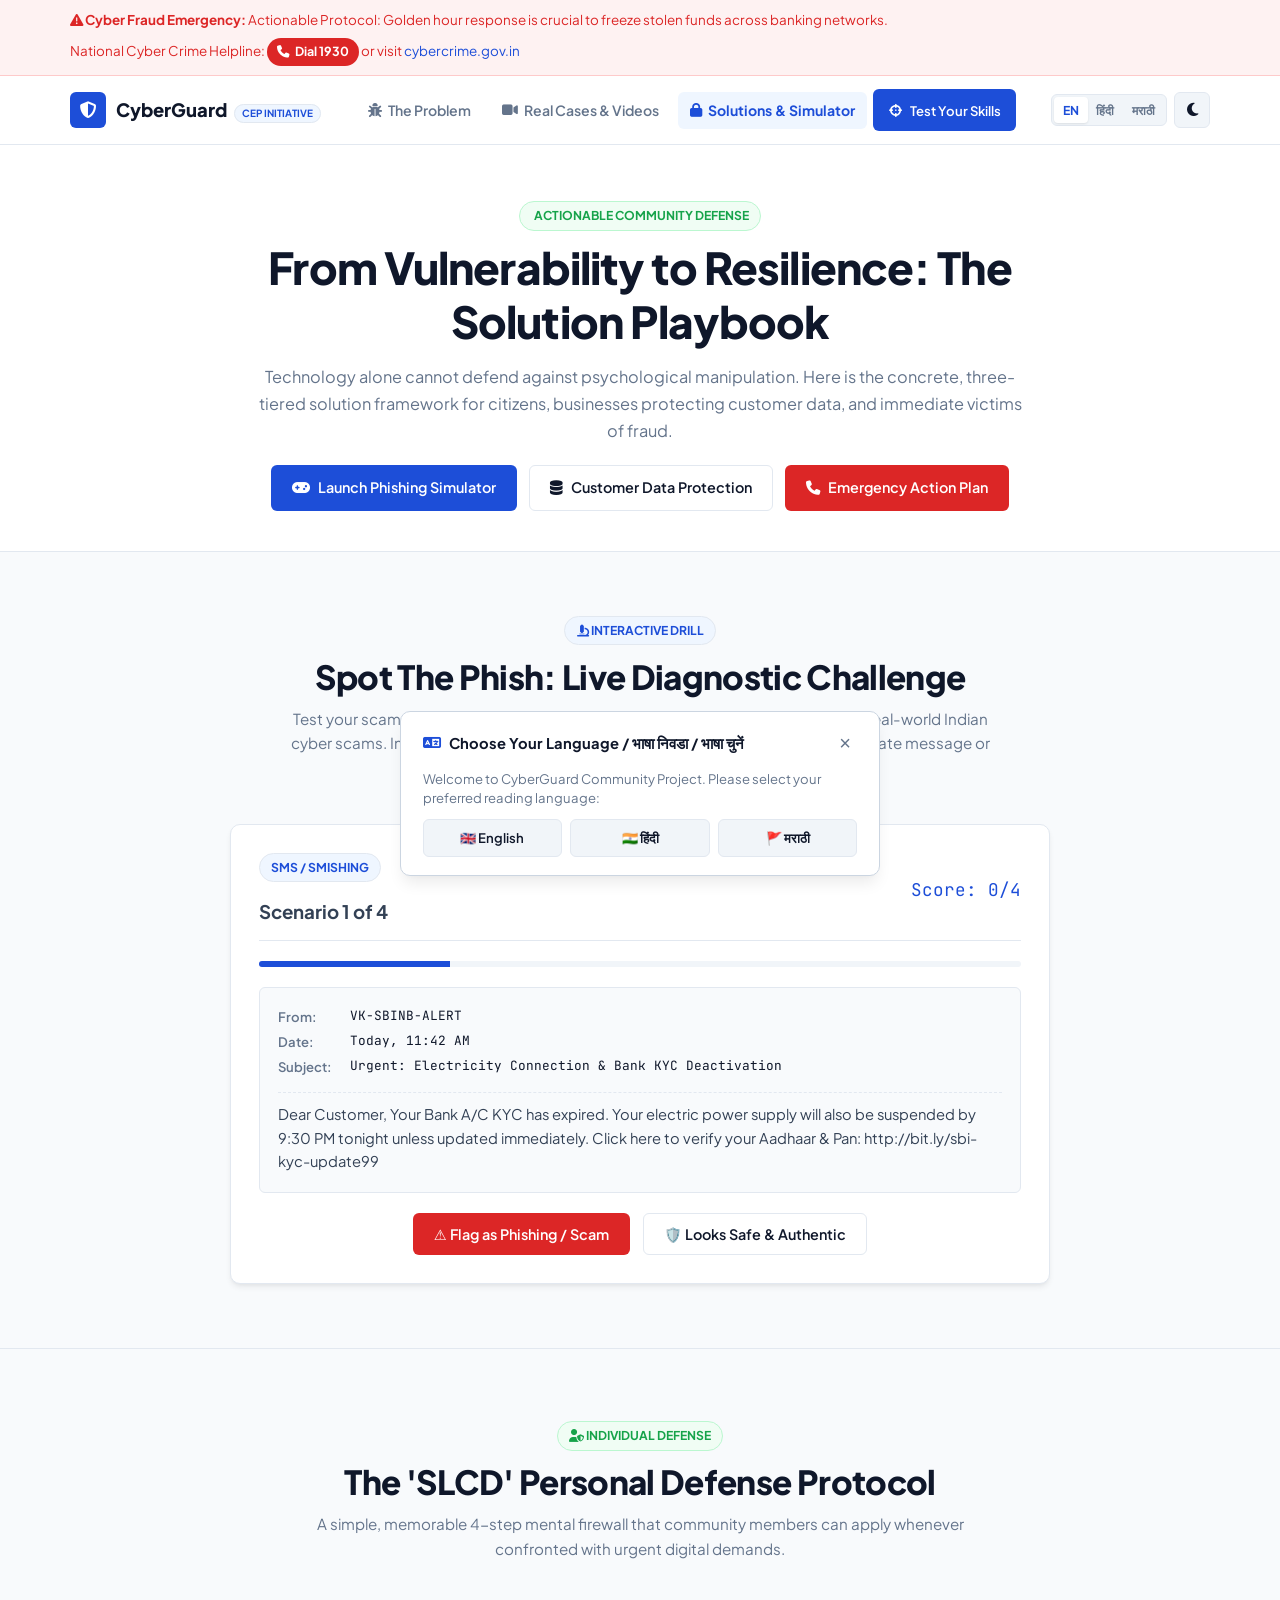
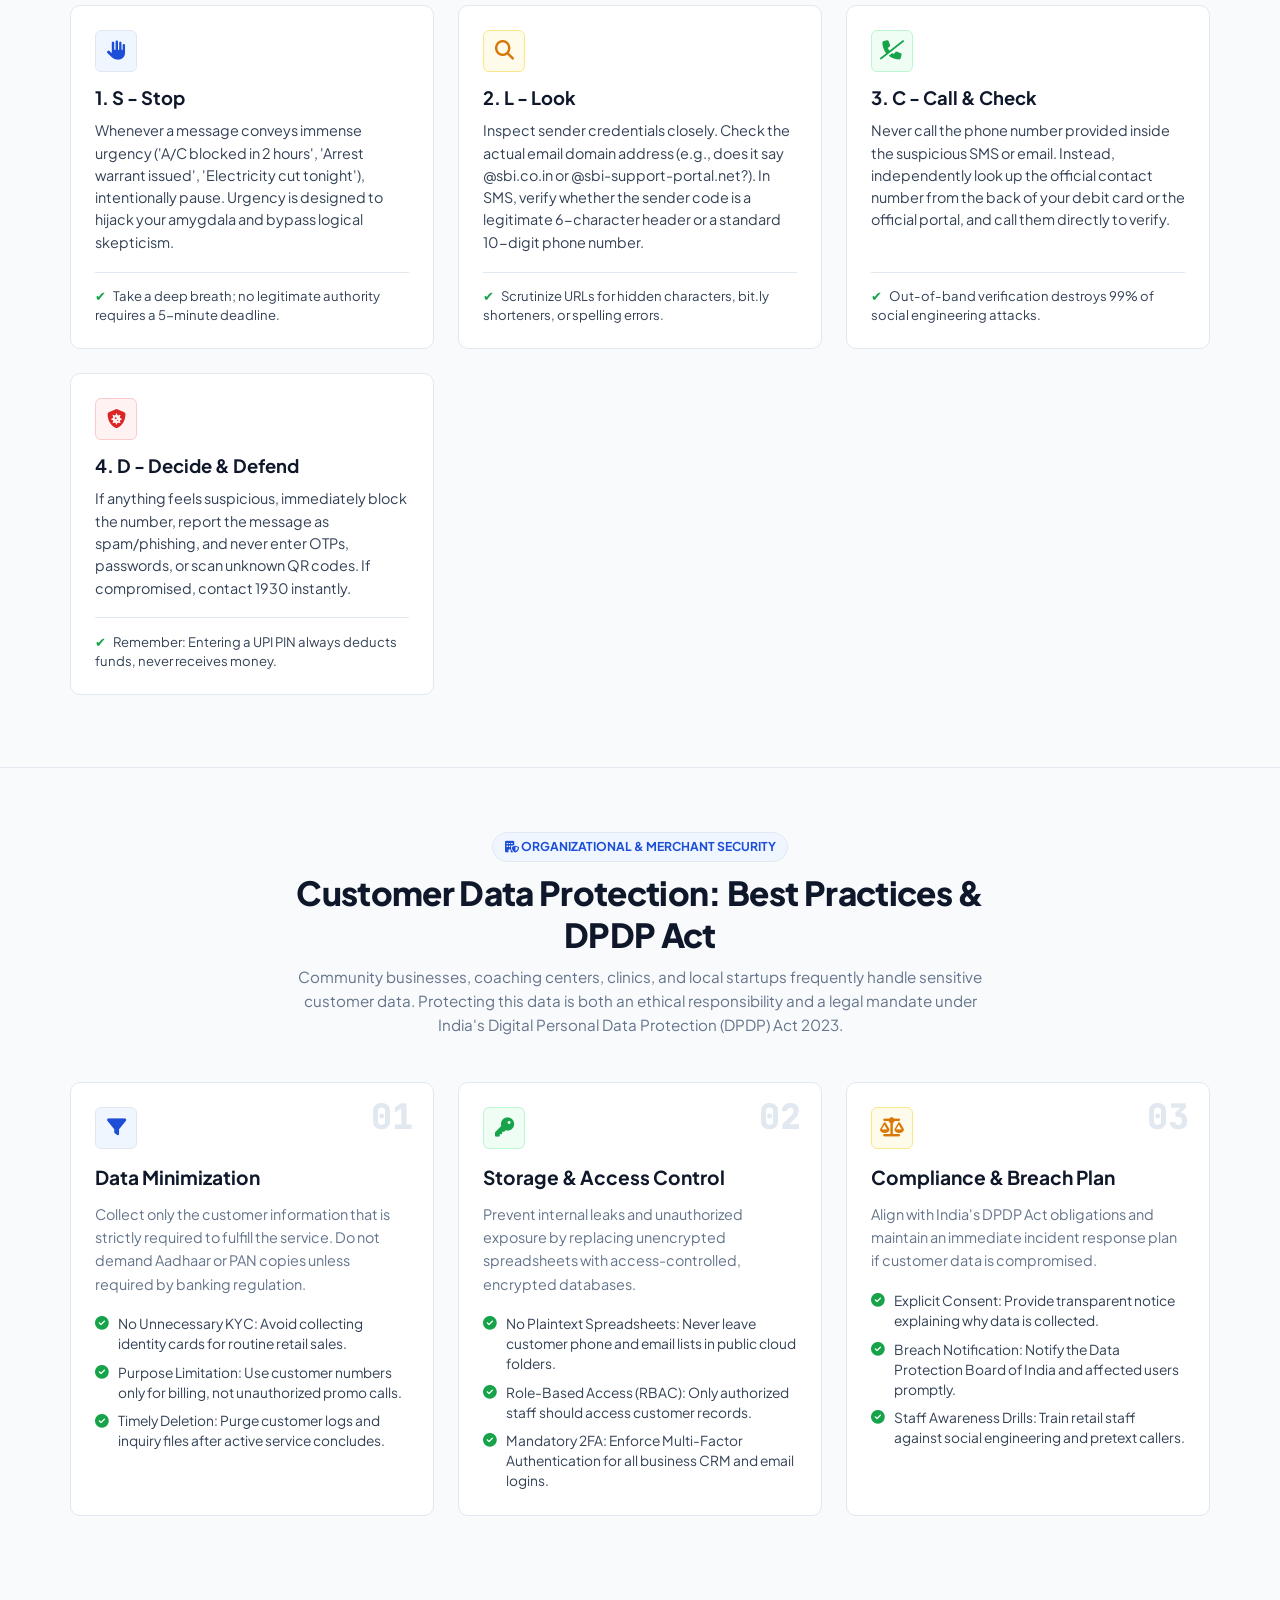
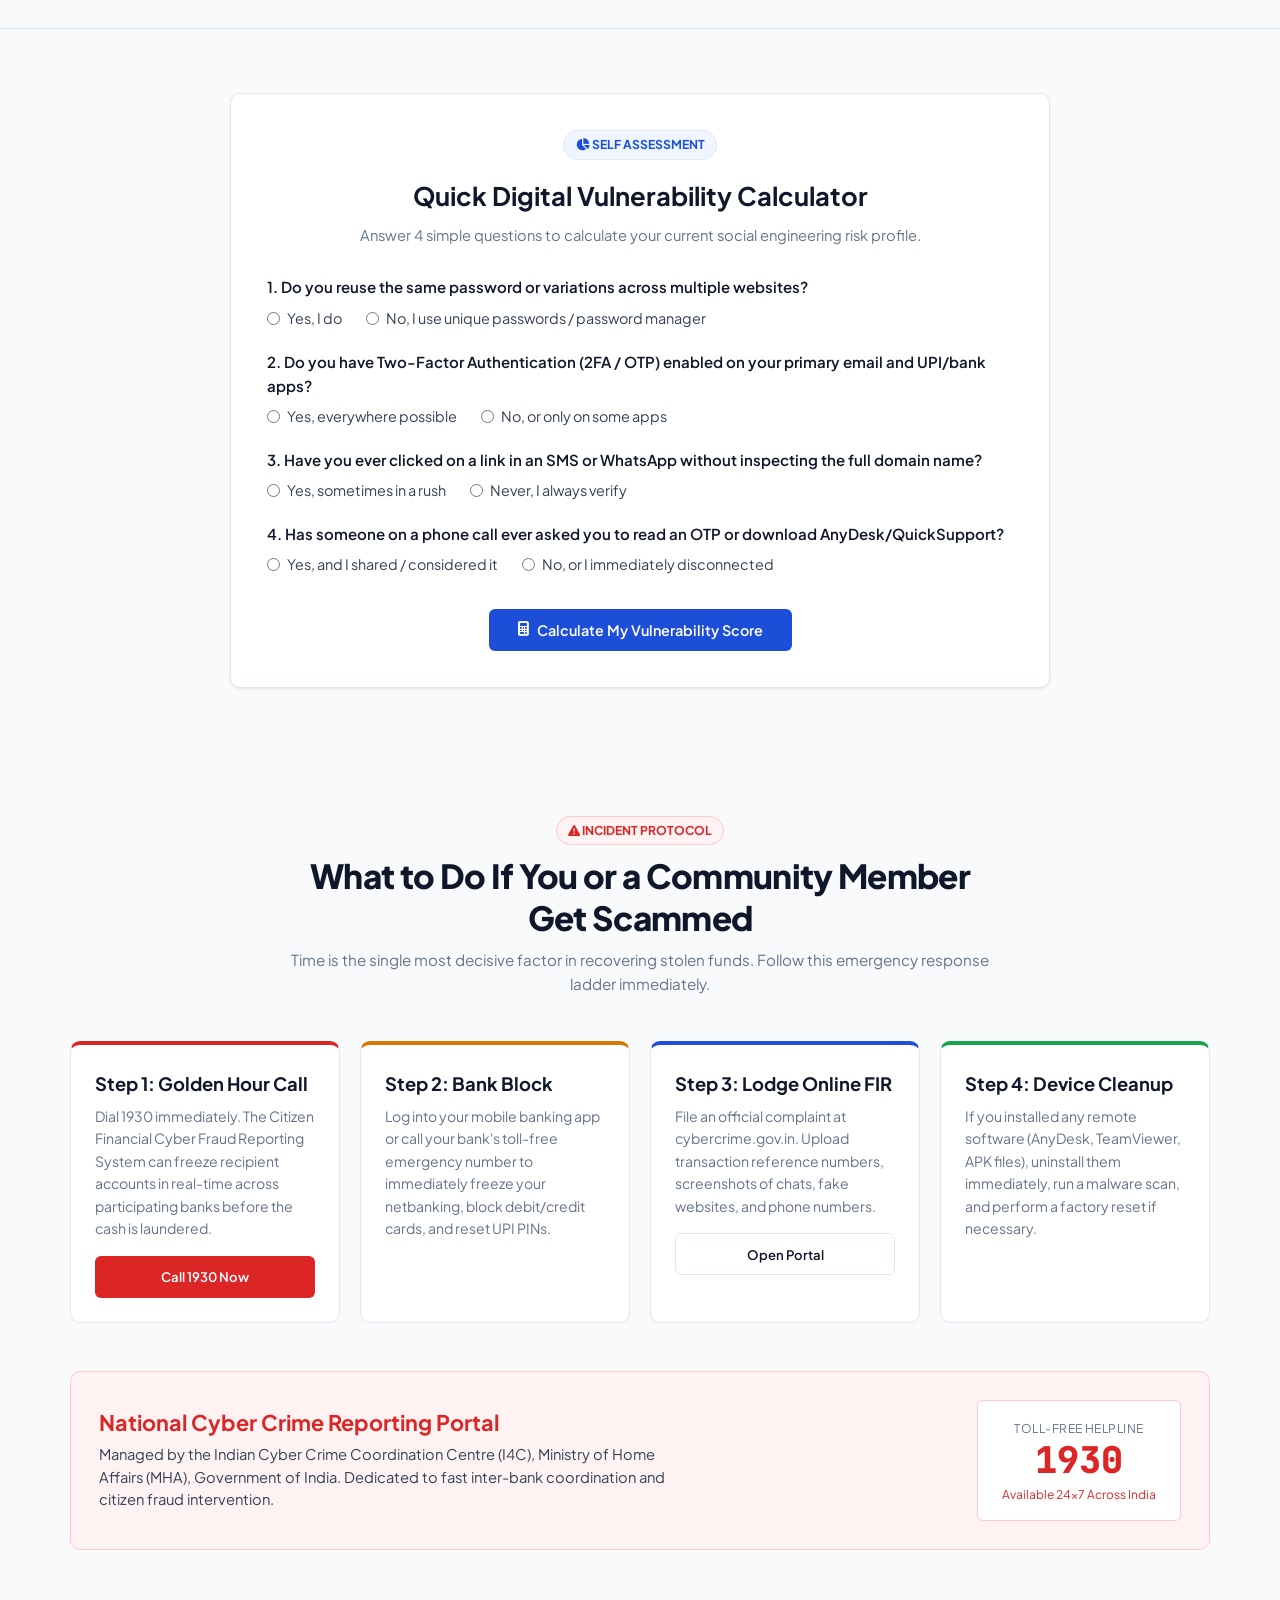
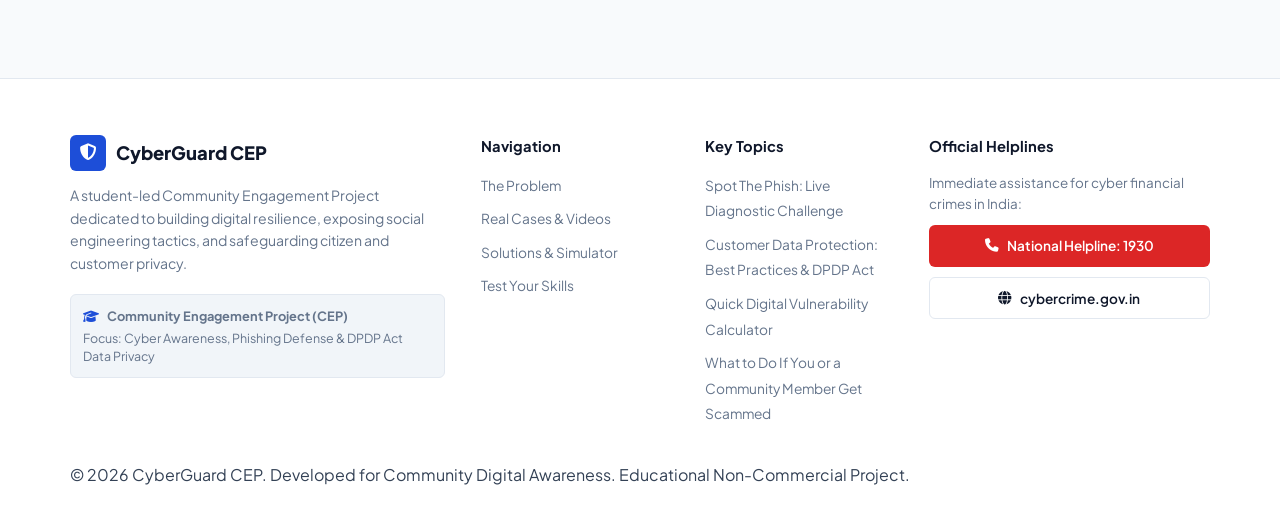
<file: solutions.html>
<!DOCTYPE html>
<html lang="en">
<head>
  <meta charset="UTF-8">
  <meta name="viewport" content="width=device-width, initial-scale=1.0">
  <title>Solutions & Defense Toolkit | CyberGuard CEP</title>
  <meta name="description" content="Actionable solutions for phishing prevention, social engineering countermeasures, customer data protection rules, and interactive simulation drills.">
  <link rel="stylesheet" href="css/style.css">
  <link rel="stylesheet" href="https://cdnjs.cloudflare.com/ajax/libs/font-awesome/6.4.0/css/all.min.css">
</head>
<body>

  <!-- Emergency Helpline Notification Bar -->
  <div class="alert-strip">
    <div class="container">
      <div>
        <i class="fa-solid fa-triangle-exclamation"></i> 
        <strong data-i18n="alert.title">Actionable Protocol:</strong> 
        <span data-i18n="alert.action">Golden hour response is crucial to freeze stolen funds across banking networks.</span>
      </div>
      <div>
        <span data-i18n="alert.helpline">National Cyber Crime Helpline:</span> 
        <a href="tel:1930" class="helpline-pill"><i class="fa-solid fa-phone"></i> <span data-i18n="alert.dial">Call 1930</span></a> 
        or visit <a href="https://cybercrime.gov.in" target="_blank" rel="noopener">cybercrime.gov.in</a>
      </div>
    </div>
  </div>

  <!-- Main Navigation Header -->
  <header class="site-header">
    <div class="container nav-wrapper">
      <a href="index.html" class="brand-logo">
        <div class="brand-icon">
          <i class="fa-solid fa-shield-halved"></i>
        </div>
        <span>CyberGuard <span class="brand-badge" data-i18n="brand.badge">CEP Initiative</span></span>
      </a>

      <ul class="nav-links">
        <li><a href="index.html" class="nav-link"><i class="fa-solid fa-bug"></i> <span data-i18n="nav.problem">The Problem</span></a></li>
        <li><a href="cases-and-media.html" class="nav-link"><i class="fa-solid fa-video"></i> <span data-i18n="nav.cases">Real Cases & Videos</span></a></li>
        <li><a href="solutions.html" class="nav-link active"><i class="fa-solid fa-lock"></i> <span data-i18n="nav.solutions">Solutions & Simulator</span></a></li>
        <li><a href="#interactive-sim" class="btn btn-primary" style="padding: 0.45rem 0.9rem; font-size: 0.82rem;"><i class="fa-solid fa-crosshairs"></i> <span data-i18n="nav.test">Test Your Skills</span></a></li>
      </ul>

      <!-- Controls Hub: Language Switcher + Theme Toggle + Mobile Hamburger -->
      <div class="nav-controls">
        <div class="lang-switch" title="Change Language / भाषा बदला">
          <button class="lang-btn active" data-lang="en">EN</button>
          <button class="lang-btn" data-lang="hi">हिंदी</button>
          <button class="lang-btn" data-lang="mr">मराठी</button>
        </div>

        <button class="theme-toggle-btn" aria-label="Toggle dark/light theme" title="Toggle theme">
          <i class="fa-solid fa-moon"></i>
        </button>

        <button class="mobile-toggle" aria-label="Toggle navigation" aria-expanded="false">
          <i class="fa-solid fa-bars"></i>
        </button>
      </div>
    </div>
  </header>

  <!-- Hero Banner -->
  <section class="hero" style="padding: 3.5rem 0 2.5rem;">
    <div class="container" style="text-align: center; max-width: 820px;">
      <span class="section-tag success"><i class="fa-solid fa-shield-check"></i> <span data-i18n="sol.hero.tag">Actionable Community Defense</span></span>
      <h1 class="hero-title" data-i18n="sol.hero.title">From Vulnerability to Resilience: The Solution Playbook</h1>
      <p class="hero-lead" style="margin: 0 auto 1.25rem;" data-i18n="sol.hero.lead">
        Technology alone cannot defend against psychological manipulation. Here is the concrete, three-tiered solution framework for citizens, businesses protecting customer data, and immediate victims of fraud.
      </p>
      <div style="display: flex; gap: 0.75rem; justify-content: center; flex-wrap: wrap;">
        <a href="#interactive-sim" class="btn btn-primary"><i class="fa-solid fa-gamepad"></i> <span data-i18n="sol.btn.sim">Launch Phishing Simulator</span></a>
        <a href="#customer-protection" class="btn btn-secondary"><i class="fa-solid fa-database"></i> <span data-i18n="sol.btn.dpdp">Customer Data Protection</span></a>
        <a href="#emergency-response" class="btn btn-danger"><i class="fa-solid fa-phone"></i> <span data-i18n="sol.btn.plan">Emergency Action Plan</span></a>
      </div>
    </div>
  </section>

  <!-- Interactive Phishing Simulator Section -->
  <section class="problems-section" id="interactive-sim">
    <div class="container">
      <div class="section-header">
        <span class="section-tag"><i class="fa-solid fa-microscope"></i> <span data-i18n="sim.tag">Interactive Drill</span></span>
        <h2 class="section-title" data-i18n="sim.title">Spot The Phish: Live Diagnostic Challenge</h2>
        <p class="section-desc" data-i18n="sim.desc">
          Test your scam detection reflexes against realistic communications modeled on real-world Indian cyber scams. Inspect each scenario, check the headers, and decide if it is a legitimate message or a fraudulent trap.
        </p>
      </div>

      <!-- Mount point for JavaScript simulator -->
      <div id="phishing-sim-container">
        <!-- Rendered dynamically by js/main.js -->
      </div>
    </div>
  </section>

  <!-- Personal Cyber Hygiene Framework -->
  <section style="padding: 4.5rem 0; background-color: var(--bg-page); border-top: 1px solid var(--border-color); border-bottom: 1px solid var(--border-color);">
    <div class="container">
      <div class="section-header">
        <span class="section-tag success"><i class="fa-solid fa-user-shield"></i> <span data-i18n="slcd.tag">Individual Defense</span></span>
        <h2 class="section-title" data-i18n="slcd.title">The 'SLCD' Personal Defense Protocol</h2>
        <p class="section-desc" data-i18n="slcd.desc">
          A simple, memorable 4-step mental firewall that community members can apply whenever confronted with urgent digital demands.
        </p>
      </div>

      <div class="cards-grid">
        <div class="card">
          <div class="card-icon blue"><i class="fa-solid fa-hand"></i></div>
          <h3 class="card-title" data-i18n="slcd.s1.t">1. S - Stop</h3>
          <p class="card-text" data-i18n="slcd.s1.d">
            Whenever a message conveys immense urgency ('A/C blocked in 2 hours', 'Arrest warrant issued', 'Electricity cut tonight'), intentionally pause. Urgency is designed to hijack your amygdala and bypass logical skepticism.
          </p>
          <div class="threat-meta">
            <div class="threat-item">
              <span style="color: var(--success); margin-right: 0.3rem;">✔</span> 
              <span data-i18n="slcd.s1.b">Take a deep breath; no legitimate authority requires a 5-minute deadline.</span>
            </div>
          </div>
        </div>

        <div class="card">
          <div class="card-icon amber"><i class="fa-solid fa-magnifying-glass"></i></div>
          <h3 class="card-title" data-i18n="slcd.s2.t">2. L - Look</h3>
          <p class="card-text" data-i18n="slcd.s2.d">
            Inspect sender credentials closely. Check the actual email domain address (e.g., does it say @sbi.co.in or @sbi-support-portal.net?). In SMS, verify whether the sender code is a legitimate 6-character header or a standard 10-digit phone number.
          </p>
          <div class="threat-meta">
            <div class="threat-item">
              <span style="color: var(--success); margin-right: 0.3rem;">✔</span> 
              <span data-i18n="slcd.s2.b">Scrutinize URLs for hidden characters, bit.ly shorteners, or spelling errors.</span>
            </div>
          </div>
        </div>

        <div class="card">
          <div class="card-icon emerald"><i class="fa-solid fa-phone-slash"></i></div>
          <h3 class="card-title" data-i18n="slcd.s3.t">3. C - Call & Check</h3>
          <p class="card-text" data-i18n="slcd.s3.d">
            Never call the phone number provided inside the suspicious SMS or email. Instead, independently look up the official contact number from the back of your debit card or the official portal, and call them directly to verify.
          </p>
          <div class="threat-meta">
            <div class="threat-item">
              <span style="color: var(--success); margin-right: 0.3rem;">✔</span> 
              <span data-i18n="slcd.s3.b">Out-of-band verification destroys 99% of social engineering attacks.</span>
            </div>
          </div>
        </div>

        <div class="card">
          <div class="card-icon red"><i class="fa-solid fa-shield-virus"></i></div>
          <h3 class="card-title" data-i18n="slcd.s4.t">4. D - Decide & Defend</h3>
          <p class="card-text" data-i18n="slcd.s4.d">
            If anything feels suspicious, immediately block the number, report the message as spam/phishing, and never enter OTPs, passwords, or scan unknown QR codes. If compromised, contact 1930 instantly.
          </p>
          <div class="threat-meta">
            <div class="threat-item">
              <span style="color: var(--success); margin-right: 0.3rem;">✔</span> 
              <span data-i18n="slcd.s4.b">Remember: Entering a UPI PIN always deducts funds, never receives money.</span>
            </div>
          </div>
        </div>
      </div>
    </div>
  </section>

  <!-- Customer Data Protection (DPDP Framework) Section -->
  <section class="problems-section" id="customer-protection">
    <div class="container">
      <div class="section-header">
        <span class="section-tag"><i class="fa-solid fa-building-shield"></i> <span data-i18n="dpdp.tag">Organizational & Merchant Security</span></span>
        <h2 class="section-title" data-i18n="dpdp.title">Customer Data Protection: Best Practices & DPDP Act</h2>
        <p class="section-desc" data-i18n="dpdp.desc">
          Community businesses, coaching centers, clinics, and local startups frequently handle sensitive customer data. Protecting this data is both an ethical responsibility and a legal mandate under India's Digital Personal Data Protection (DPDP) Act 2023.
        </p>
      </div>

      <div class="protection-pillars">
        <!-- Pillar 1 -->
        <div class="pillar-card">
          <span class="pillar-num">01</span>
          <div class="card-icon blue"><i class="fa-solid fa-filter"></i></div>
          <h3 style="font-size: 1.2rem; margin-bottom: 0.65rem; color: var(--text-main);" data-i18n="dpdp.p1.t">Data Minimization</h3>
          <p style="font-size: 0.9rem; color: var(--text-muted);" data-i18n="dpdp.p1.d">
            Collect only the customer information that is strictly required to fulfill the service. Do not demand Aadhaar or PAN copies unless required by banking regulation.
          </p>
          <ul class="checklist">
            <li><i class="fa-solid fa-circle-check check-icon"></i> <span data-i18n="dpdp.p1.i1">No Unnecessary KYC: Avoid collecting identity cards for routine retail sales.</span></li>
            <li><i class="fa-solid fa-circle-check check-icon"></i> <span data-i18n="dpdp.p1.i2">Purpose Limitation: Use customer numbers only for billing, not promo calls.</span></li>
            <li><i class="fa-solid fa-circle-check check-icon"></i> <span data-i18n="dpdp.p1.i3">Timely Deletion: Purge customer logs and inquiry files after active service concludes.</span></li>
          </ul>
        </div>

        <!-- Pillar 2 -->
        <div class="pillar-card">
          <span class="pillar-num">02</span>
          <div class="card-icon emerald"><i class="fa-solid fa-key"></i></div>
          <h3 style="font-size: 1.2rem; margin-bottom: 0.65rem; color: var(--text-main);" data-i18n="dpdp.p2.t">Storage & Access Control</h3>
          <p style="font-size: 0.9rem; color: var(--text-muted);" data-i18n="dpdp.p2.d">
            Prevent internal leaks and unauthorized exposure by replacing unencrypted spreadsheets with access-controlled, encrypted databases.
          </p>
          <ul class="checklist">
            <li><i class="fa-solid fa-circle-check check-icon"></i> <span data-i18n="dpdp.p2.i1">No Plaintext Spreadsheets: Never leave customer lists in public cloud folders.</span></li>
            <li><i class="fa-solid fa-circle-check check-icon"></i> <span data-i18n="dpdp.p2.i2">Role-Based Access (RBAC): Only authorized staff should access customer records.</span></li>
            <li><i class="fa-solid fa-circle-check check-icon"></i> <span data-i18n="dpdp.p2.i3">Mandatory 2FA: Enforce Multi-Factor Authentication for all business CRM and email logins.</span></li>
          </ul>
        </div>

        <!-- Pillar 3 -->
        <div class="pillar-card">
          <span class="pillar-num">03</span>
          <div class="card-icon amber"><i class="fa-solid fa-scale-balanced"></i></div>
          <h3 style="font-size: 1.2rem; margin-bottom: 0.65rem; color: var(--text-main);" data-i18n="dpdp.p3.t">Compliance & Breach Plan</h3>
          <p style="font-size: 0.9rem; color: var(--text-muted);" data-i18n="dpdp.p3.d">
            Align with India's DPDP Act obligations and maintain an immediate incident response plan if customer data is compromised.
          </p>
          <ul class="checklist">
            <li><i class="fa-solid fa-circle-check check-icon"></i> <span data-i18n="dpdp.p3.i1">Explicit Consent: Provide transparent notice explaining why data is collected.</span></li>
            <li><i class="fa-solid fa-circle-check check-icon"></i> <span data-i18n="dpdp.p3.i2">Breach Notification: Notify the Data Protection Board and users promptly.</span></li>
            <li><i class="fa-solid fa-circle-check check-icon"></i> <span data-i18n="dpdp.p3.i3">Staff Awareness Drills: Train retail staff against social engineering and pretext callers.</span></li>
          </ul>
        </div>
      </div>
    </div>
  </section>

  <!-- Quick Vulnerability Calculator / Assessment -->
  <section style="padding: 4rem 0; background-color: var(--bg-page); border-top: 1px solid var(--border-color);">
    <div class="container">
      <div class="risk-calc-card">
        <div style="text-align: center; margin-bottom: 1.75rem;">
          <span class="section-tag"><i class="fa-solid fa-chart-pie"></i> <span data-i18n="calc.tag">Self Assessment</span></span>
          <h2 style="font-size: 1.6rem; margin: 0.4rem 0; color: var(--text-main);" data-i18n="calc.title">Quick Digital Vulnerability Calculator</h2>
          <p style="color: var(--text-muted); font-size: 0.92rem;" data-i18n="calc.desc">Answer 4 simple questions to calculate your current social engineering risk profile.</p>
        </div>

        <form id="risk-calc-form" style="display: flex; flex-direction: column; gap: 1.25rem;">
          <div>
            <label style="display: block; font-weight: 600; margin-bottom: 0.45rem; color: var(--text-main); font-size: 0.94rem;" data-i18n="calc.q1">1. Do you reuse the same password or variations across multiple websites?</label>
            <div class="calc-option-group">
              <label><input type="radio" name="q_pwd" value="yes" required> <span data-i18n="calc.q1.y">Yes, I do</span></label>
              <label><input type="radio" name="q_pwd" value="no"> <span data-i18n="calc.q1.n">No, I use unique passwords / password manager</span></label>
            </div>
          </div>

          <div>
            <label style="display: block; font-weight: 600; margin-bottom: 0.45rem; color: var(--text-main); font-size: 0.94rem;" data-i18n="calc.q2">2. Do you have Two-Factor Authentication (2FA / OTP) enabled on your primary email and UPI/bank apps?</label>
            <div class="calc-option-group">
              <label><input type="radio" name="q_2fa" value="yes" required> <span data-i18n="calc.q2.y">Yes, everywhere possible</span></label>
              <label><input type="radio" name="q_2fa" value="no"> <span data-i18n="calc.q2.n">No, or only on some apps</span></label>
            </div>
          </div>

          <div>
            <label style="display: block; font-weight: 600; margin-bottom: 0.45rem; color: var(--text-main); font-size: 0.94rem;" data-i18n="calc.q3">3. Have you ever clicked on a link in an SMS or WhatsApp without inspecting the full domain name?</label>
            <div class="calc-option-group">
              <label><input type="radio" name="q_links" value="yes" required> <span data-i18n="calc.q3.y">Yes, sometimes in a rush</span></label>
              <label><input type="radio" name="q_links" value="no"> <span data-i18n="calc.q3.n">Never, I always verify</span></label>
            </div>
          </div>

          <div>
            <label style="display: block; font-weight: 600; margin-bottom: 0.45rem; color: var(--text-main); font-size: 0.94rem;" data-i18n="calc.q4">4. Has someone on a phone call ever asked you to read an OTP or download AnyDesk/QuickSupport?</label>
            <div class="calc-option-group">
              <label><input type="radio" name="q_otp" value="yes" required> <span data-i18n="calc.q4.y">Yes, and I shared / considered it</span></label>
              <label><input type="radio" name="q_otp" value="no"> <span data-i18n="calc.q4.n">No, or I immediately disconnected</span></label>
            </div>
          </div>

          <div style="text-align: center; margin-top: 0.75rem;">
            <button type="submit" class="btn btn-primary" style="padding: 0.65rem 1.75rem;">
              <i class="fa-solid fa-calculator"></i> <span data-i18n="calc.btn">Calculate My Vulnerability Score</span>
            </button>
          </div>
        </form>

        <div id="risk-calc-result" style="margin-top: 1.5rem; display: none;"></div>
      </div>
    </div>
  </section>

  <!-- Emergency Response & Helpline Action Plan -->
  <section class="problems-section" id="emergency-response">
    <div class="container">
      <div class="section-header">
        <span class="section-tag danger"><i class="fa-solid fa-triangle-exclamation"></i> <span data-i18n="step.tag">Incident Protocol</span></span>
        <h2 class="section-title" data-i18n="step.title">What to Do If You or a Community Member Get Scammed</h2>
        <p class="section-desc" data-i18n="step.desc">
          Time is the single most decisive factor in recovering stolen funds. Follow this emergency response ladder immediately.
        </p>
      </div>

      <div class="step-grid">
        <div class="comp-box" style="border-top: 4px solid var(--danger);">
          <div style="font-size: 1.15rem; font-weight: 700; color: var(--text-main); margin-bottom: 0.4rem;" data-i18n="step1.t">Step 1: Golden Hour Call</div>
          <p style="font-size: 0.88rem; color: var(--text-muted); margin-bottom: 1rem;" data-i18n="step1.d">
            Dial 1930 immediately. The Citizen Financial Cyber Fraud Reporting System can freeze recipient accounts in real-time across participating banks before the cash is laundered.
          </p>
          <a href="tel:1930" class="btn btn-danger" style="font-size: 0.82rem; padding: 0.45rem 0.8rem; width: 100%;" data-i18n="step1.b">Call 1930 Now</a>
        </div>

        <div class="comp-box" style="border-top: 4px solid var(--warning);">
          <div style="font-size: 1.15rem; font-weight: 700; color: var(--text-main); margin-bottom: 0.4rem;" data-i18n="step2.t">Step 2: Bank Block</div>
          <p style="font-size: 0.88rem; color: var(--text-muted);" data-i18n="step2.d">
            Log into your mobile banking app or call your bank's toll-free emergency number to immediately freeze your netbanking, block debit/credit cards, and reset UPI PINs.
          </p>
        </div>

        <div class="comp-box" style="border-top: 4px solid var(--primary);">
          <div style="font-size: 1.15rem; font-weight: 700; color: var(--text-main); margin-bottom: 0.4rem;" data-i18n="step3.t">Step 3: Lodge Online FIR</div>
          <p style="font-size: 0.88rem; color: var(--text-muted); margin-bottom: 1rem;" data-i18n="step3.d">
            File an official complaint at cybercrime.gov.in. Upload transaction reference numbers, screenshots of chats, fake websites, and phone numbers.
          </p>
          <a href="https://cybercrime.gov.in" target="_blank" rel="noopener" class="btn btn-secondary" style="font-size: 0.82rem; padding: 0.45rem 0.8rem; width: 100%;" data-i18n="step3.b">Open Portal</a>
        </div>

        <div class="comp-box" style="border-top: 4px solid var(--success);">
          <div style="font-size: 1.15rem; font-weight: 700; color: var(--text-main); margin-bottom: 0.4rem;" data-i18n="step4.t">Step 4: Device Cleanup</div>
          <p style="font-size: 0.88rem; color: var(--text-muted);" data-i18n="step4.d">
            If you installed any remote software (AnyDesk, TeamViewer, APK files), uninstall them immediately, run a malware scan, and perform a factory reset if necessary.
          </p>
        </div>
      </div>

      <!-- Emergency Hotline Card -->
      <div class="emergency-card">
        <div class="emergency-info">
          <h3 data-i18n="hotline.title">National Cyber Crime Reporting Portal</h3>
          <p data-i18n="hotline.desc">
            Managed by the Indian Cyber Crime Coordination Centre (I4C), Ministry of Home Affairs (MHA), Government of India. Dedicated to fast inter-bank coordination and citizen fraud intervention.
          </p>
        </div>
        <div class="emergency-number-box">
          <span style="font-size: 0.75rem; text-transform: uppercase; color: var(--text-muted); letter-spacing: 0.04em;" data-i18n="hotline.lbl">Toll-Free Helpline</span>
          <span class="emergency-number">1930</span>
          <span style="font-size: 0.75rem; color: var(--danger);" data-i18n="hotline.sub">Available 24x7 Across India</span>
        </div>
      </div>
    </div>
  </section>

  <!-- Site Footer -->
  <footer class="site-footer">
    <div class="container">
      <div class="footer-grid">
        <div class="footer-col">
          <div class="brand-logo" style="margin-bottom: 0.85rem;">
            <div class="brand-icon"><i class="fa-solid fa-shield-halved"></i></div>
            <span>CyberGuard CEP</span>
          </div>
          <p style="font-size: 0.88rem; color: var(--text-muted); margin-bottom: 1.25rem;" data-i18n="footer.desc">
            A student-led Community Engagement Project dedicated to building digital resilience, exposing social engineering tactics, and safeguarding citizen and customer privacy.
          </p>
          <div class="cep-badge-box">
            <i class="fa-solid fa-graduation-cap" style="color: var(--primary); margin-right: 0.4rem;"></i>
            <strong data-i18n="footer.badge.t">Community Engagement Project (CEP)</strong>
            <div style="font-size: 0.78rem; margin-top: 0.2rem;" data-i18n="footer.badge.d">Practical toolkits for community workshops and digital defense.</div>
          </div>
        </div>

        <div class="footer-col">
          <h4 data-i18n="footer.nav">Navigation</h4>
          <ul class="footer-links">
            <li><a href="index.html" data-i18n="nav.problem">The Problem</a></li>
            <li><a href="cases-and-media.html" data-i18n="nav.cases">Real Cases & Videos</a></li>
            <li><a href="solutions.html" data-i18n="nav.solutions">Solutions & Simulator</a></li>
            <li><a href="#interactive-sim" data-i18n="nav.test">Test Your Skills</a></li>
          </ul>
        </div>

        <div class="footer-col">
          <h4 data-i18n="footer.topics">Key Topics</h4>
          <ul class="footer-links">
            <li><a href="#interactive-sim" data-i18n="sim.title">Interactive Simulator</a></li>
            <li><a href="#customer-protection" data-i18n="dpdp.title">DPDP Act Compliance</a></li>
            <li><a href="#risk-calc-form" data-i18n="calc.title">Vulnerability Calculator</a></li>
            <li><a href="#emergency-response" data-i18n="step.title">National Helpline: 1930</a></li>
          </ul>
        </div>

        <div class="footer-col">
          <h4 data-i18n="footer.help">Official Helplines</h4>
          <p style="font-size: 0.84rem; color: var(--text-muted); margin-bottom: 0.65rem;" data-i18n="footer.help.desc">
            Immediate assistance for cyber financial crimes in India:
          </p>
          <div style="margin-bottom: 0.65rem;">
            <a href="tel:1930" class="btn btn-danger" style="width: 100%; font-size: 0.85rem; padding: 0.55rem;">
              <i class="fa-solid fa-phone"></i> National Helpline: 1930
            </a>
          </div>
          <a href="https://cybercrime.gov.in" target="_blank" rel="noopener" class="btn btn-secondary" style="width: 100%; font-size: 0.85rem; padding: 0.55rem;">
            <i class="fa-solid fa-globe"></i> cybercrime.gov.in
          </a>
        </div>
      </div>

      <div class="footer-bottom">
        <p data-i18n="footer.copy">© 2026 CyberGuard CEP. Developed for Community Digital Awareness. Educational Non-Commercial Project.</p>
      </div>
    </div>
  </footer>

  <!-- Language Selection Toast -->
  <div class="lang-toast-container" id="lang-toast">
    <div class="lang-toast">
      <div class="lang-toast-header">
        <h4><i class="fa-solid fa-language" style="color: var(--primary);"></i> <span data-i18n="toast.title">Choose Your Language / भाषा निवडा / भाषा चुनें</span></h4>
        <button class="lang-toast-close" aria-label="Close language selector">&times;</button>
      </div>
      <div class="lang-toast-body">
        <p data-i18n="toast.desc">Welcome to CyberGuard Community Project. Please select your preferred reading language:</p>
      </div>
      <div class="lang-toast-options">
        <button class="lang-toast-btn" data-lang="en">🇬🇧 English</button>
        <button class="lang-toast-btn" data-lang="hi">🇮🇳 हिंदी</button>
        <button class="lang-toast-btn" data-lang="mr">🚩 मराठी</button>
      </div>
    </div>
  </div>

  <script src="js/i18n.js"></script>
  <script src="js/main.js"></script>
</body>
</html>
</file>
<file: css/style.css>
/* ==========================================================================
   CyberGuard CEP - Responsive, Handcrafted Stylesheet
   All-Device Friendly: Mobile (320px+), Tablet, Laptop, Desktop (4K)
   Light & Dark Theme | Multilingual Support (EN, HI, MR)
   ========================================================================== */

@import url('https://fonts.googleapis.com/css2?family=Plus+Jakarta+Sans:wght@400;500;600;700;800&family=JetBrains+Mono:wght@400;500;600;700&display=swap');

/* --- LIGHT THEME (Default) --- */
:root {
  --bg-page: #f8fafc;
  --bg-surface: #ffffff;
  --bg-subtle: #f1f5f9;
  --bg-card: #ffffff;
  --bg-card-hover: #f8fafc;

  --border-color: #e2e8f0;
  --border-hover: #cbd5e1;

  --text-main: #0f172a;
  --text-body: #334155;
  --text-muted: #64748b;
  --text-dim: #94a3b8;

  --primary: #1d4ed8;       /* Trustworthy Navy Blue */
  --primary-hover: #1e40af;
  --primary-subtle: #eff6ff;

  --danger: #dc2626;
  --danger-subtle: #fef2f2;
  --danger-border: #fecaca;

  --warning: #d97706;
  --warning-subtle: #fffbeb;
  --warning-border: #fde68a;

  --success: #16a34a;
  --success-subtle: #f0fdf4;
  --success-border: #bbf7d0;

  --radius-sm: 6px;
  --radius-md: 10px;
  --radius-lg: 16px;
  --radius-full: 9999px;

  --shadow-sm: 0 1px 3px rgba(0, 0, 0, 0.06), 0 1px 2px rgba(0, 0, 0, 0.04);
  --shadow-md: 0 4px 6px -1px rgba(0, 0, 0, 0.07), 0 2px 4px -2px rgba(0, 0, 0, 0.05);
  --shadow-lg: 0 10px 15px -3px rgba(0, 0, 0, 0.08), 0 4px 6px -4px rgba(0, 0, 0, 0.04);

  --header-bg: rgba(255, 255, 255, 0.95);
  --header-border: #e2e8f0;
}

/* --- DARK THEME OVERRIDES --- */
[data-theme="dark"] {
  --bg-page: #0b1120;
  --bg-surface: #131d33;
  --bg-subtle: #1a2642;
  --bg-card: #15203b;
  --bg-card-hover: #1c2b4e;

  --border-color: #243456;
  --border-hover: #334b7a;

  --text-main: #f8fafc;
  --text-body: #cbd5e1;
  --text-muted: #94a3b8;
  --text-dim: #64748b;

  --primary: #38bdf8;
  --primary-hover: #0ea5e9;
  --primary-subtle: rgba(56, 189, 248, 0.12);

  --danger: #ef4444;
  --danger-subtle: rgba(239, 68, 68, 0.14);
  --danger-border: rgba(239, 68, 68, 0.3);

  --warning: #f59e0b;
  --warning-subtle: rgba(245, 158, 11, 0.14);
  --warning-border: rgba(245, 158, 11, 0.3);

  --success: #10b981;
  --success-subtle: rgba(16, 185, 129, 0.14);
  --success-border: rgba(16, 185, 129, 0.3);

  --shadow-sm: 0 1px 3px rgba(0, 0, 0, 0.3);
  --shadow-md: 0 4px 8px rgba(0, 0, 0, 0.4);
  --shadow-lg: 0 10px 20px rgba(0, 0, 0, 0.5);

  --header-bg: rgba(11, 17, 32, 0.94);
  --header-border: #243456;
}

/* --- RESET & FOUNDATION --- */
*, *::before, *::after {
  box-sizing: border-box;
  margin: 0;
  padding: 0;
  -webkit-tap-highlight-color: transparent;
}

html {
  scroll-behavior: smooth;
  font-size: 16px;
  -webkit-text-size-adjust: 100%;
  width: 100%;
}

body {
  font-family: 'Plus Jakarta Sans', system-ui, -apple-system, sans-serif;
  background-color: var(--bg-page);
  color: var(--text-body);
  line-height: 1.6;
  transition: background-color 0.25s ease, color 0.25s ease;
  min-height: 100vh;
  width: 100%;
  position: relative;
}

/* Prevent horizontal scrollbars without breaking position: sticky */
html, body {
  overflow-x: clip;
}

a {
  color: var(--primary);
  text-decoration: none;
  transition: color 0.2s ease;
}

a:hover {
  text-decoration: underline;
}

img {
  max-width: 100%;
  height: auto;
  display: block;
}

.container {
  width: 100%;
  max-width: 1180px;
  margin: 0 auto;
  padding: 0 1.25rem;
}

/* --- EMERGENCY ALERT STRIP --- */
.alert-strip {
  background-color: var(--danger-subtle);
  border-bottom: 1px solid var(--danger-border);
  padding: 0.55rem 0;
  font-size: 0.84rem;
  color: var(--danger);
  width: 100%;
}

.alert-strip .container {
  display: flex;
  align-items: center;
  justify-content: space-between;
  flex-wrap: wrap;
  gap: 0.5rem;
}

.alert-strip strong {
  font-weight: 700;
}

.helpline-pill {
  background-color: var(--danger);
  color: #ffffff !important;
  padding: 0.25rem 0.65rem;
  border-radius: var(--radius-full);
  font-weight: 700;
  font-size: 0.78rem;
  display: inline-flex;
  align-items: center;
  gap: 0.35rem;
  text-decoration: none !important;
  white-space: nowrap;
}

.helpline-pill:hover {
  opacity: 0.9;
}

/* --- SITE HEADER & RESPONSIVE NAVBAR --- */
.site-header {
  position: -webkit-sticky;
  position: sticky;
  top: 0;
  z-index: 2000;
  background-color: var(--header-bg);
  backdrop-filter: blur(12px);
  -webkit-backdrop-filter: blur(12px);
  border-bottom: 1px solid var(--header-border);
  transition: background-color 0.25s ease, border-color 0.25s ease;
  width: 100%;
}

.nav-wrapper {
  position: relative;
  display: flex;
  align-items: center;
  justify-content: space-between;
  height: 68px;
  gap: 0.75rem;
}

.brand-logo {
  display: flex;
  align-items: center;
  gap: 0.6rem;
  font-size: 1.15rem;
  font-weight: 800;
  color: var(--text-main);
  text-decoration: none !important;
  white-space: nowrap;
  flex-shrink: 0;
}

.brand-icon {
  width: 36px;
  height: 36px;
  background: var(--primary);
  border-radius: var(--radius-sm);
  display: flex;
  align-items: center;
  justify-content: center;
  color: #ffffff;
  font-size: 1.05rem;
  flex-shrink: 0;
}

.brand-badge {
  font-size: 0.62rem;
  font-weight: 700;
  text-transform: uppercase;
  background: var(--primary-subtle);
  color: var(--primary);
  border: 1px solid var(--border-color);
  padding: 0.15rem 0.45rem;
  border-radius: var(--radius-full);
  margin-left: 0.25rem;
}

/* Navigation Links */
.nav-links {
  display: flex;
  align-items: center;
  gap: 0.4rem;
  list-style: none;
}

.nav-link {
  font-size: 0.88rem;
  font-weight: 600;
  color: var(--text-muted);
  padding: 0.45rem 0.75rem;
  border-radius: var(--radius-sm);
  text-decoration: none !important;
  transition: all 0.2s ease;
  display: inline-flex;
  align-items: center;
  gap: 0.4rem;
  white-space: nowrap;
}

.nav-link:hover {
  color: var(--text-main);
  background-color: var(--bg-subtle);
}

.nav-link.active {
  color: var(--primary);
  background-color: var(--primary-subtle);
  font-weight: 700;
}

/* Controls Hub: Language Switcher + Theme Toggle + Mobile Hamburger */
.nav-controls {
  display: flex;
  align-items: center;
  gap: 0.45rem;
  flex-shrink: 0;
}

.lang-switch {
  display: flex;
  background-color: var(--bg-subtle);
  border: 1px solid var(--border-color);
  border-radius: var(--radius-sm);
  padding: 2px;
}

.lang-btn {
  background: none;
  border: none;
  padding: 0.3rem 0.55rem;
  font-size: 0.76rem;
  font-weight: 600;
  font-family: inherit;
  color: var(--text-muted);
  border-radius: 4px;
  cursor: pointer;
  transition: all 0.2s ease;
  min-width: 32px;
  text-align: center;
}

.lang-btn:hover {
  color: var(--text-main);
}

.lang-btn.active {
  background-color: var(--bg-surface);
  color: var(--primary);
  box-shadow: var(--shadow-sm);
  font-weight: 700;
}

.theme-toggle-btn {
  background-color: var(--bg-subtle);
  border: 1px solid var(--border-color);
  color: var(--text-main);
  width: 36px;
  height: 36px;
  border-radius: var(--radius-sm);
  display: flex;
  align-items: center;
  justify-content: center;
  cursor: pointer;
  transition: all 0.2s ease;
  font-size: 0.95rem;
  flex-shrink: 0;
}

.theme-toggle-btn:hover {
  background-color: var(--border-color);
}

.mobile-toggle {
  display: none;
  position: relative;
  background-color: var(--bg-subtle);
  border: 1px solid var(--border-color);
  color: var(--text-main);
  width: 44px;
  height: 44px;
  min-width: 44px;
  min-height: 44px;
  border-radius: var(--radius-sm);
  align-items: center;
  justify-content: center;
  font-size: 1.3rem;
  cursor: pointer;
  line-height: 1;
  flex-shrink: 0;
  transition: all 0.2s ease;
  user-select: none;
  -webkit-user-select: none;
}

/* Extended invisible touch hit area for mobile fingers (60px x 60px tap target) */
.mobile-toggle::after {
  content: '';
  position: absolute;
  top: -8px;
  bottom: -8px;
  left: -8px;
  right: -8px;
}

.mobile-toggle:hover {
  background-color: var(--border-color);
}

.mobile-toggle:active {
  transform: scale(0.92);
  background-color: var(--primary-subtle);
  border-color: var(--primary);
  color: var(--primary);
}

/* --- BUTTONS --- */
.btn {
  display: inline-flex;
  align-items: center;
  justify-content: center;
  gap: 0.5rem;
  font-family: inherit;
  font-size: 0.9rem;
  font-weight: 600;
  padding: 0.65rem 1.25rem;
  border-radius: var(--radius-sm);
  border: 1px solid transparent;
  cursor: pointer;
  transition: all 0.2s ease;
  text-decoration: none !important;
  text-align: center;
  min-height: 42px;
}

.btn-primary {
  background-color: var(--primary);
  color: #ffffff !important;
}

.btn-primary:hover {
  background-color: var(--primary-hover);
  transform: translateY(-1px);
  box-shadow: var(--shadow-sm);
}

.btn-danger {
  background-color: var(--danger);
  color: #ffffff !important;
}

.btn-danger:hover {
  opacity: 0.92;
  transform: translateY(-1px);
}

.btn-secondary {
  background-color: var(--bg-surface);
  color: var(--text-main) !important;
  border-color: var(--border-color);
}

.btn-secondary:hover {
  background-color: var(--bg-subtle);
  border-color: var(--border-hover);
}

.btn-outline {
  background-color: transparent;
  color: var(--primary) !important;
  border-color: var(--primary);
}

.btn-outline:hover {
  background-color: var(--primary-subtle);
}

/* --- HERO SECTION --- */
.hero {
  padding: 3.5rem 0 3rem;
  background-color: var(--bg-surface);
  border-bottom: 1px solid var(--border-color);
}

.hero-grid {
  display: grid;
  grid-template-columns: 1.15fr 0.85fr;
  align-items: center;
  gap: 2.5rem;
}

.hero-tag {
  display: inline-flex;
  align-items: center;
  gap: 0.45rem;
  background-color: var(--primary-subtle);
  color: var(--primary);
  border: 1px solid var(--border-color);
  padding: 0.25rem 0.75rem;
  border-radius: var(--radius-full);
  font-size: 0.78rem;
  font-weight: 700;
  text-transform: uppercase;
  margin-bottom: 0.85rem;
}

.hero-title {
  font-size: clamp(1.75rem, 3.5vw, 2.75rem);
  font-weight: 800;
  line-height: 1.22;
  color: var(--text-main);
  letter-spacing: -0.02em;
  margin-bottom: 1rem;
  word-break: break-word;
}

.hero-lead {
  font-size: 1.02rem;
  color: var(--text-muted);
  margin-bottom: 1.75rem;
  line-height: 1.65;
}

.hero-actions {
  display: flex;
  gap: 0.75rem;
  flex-wrap: wrap;
}

.hero-visual {
  position: relative;
  width: 100%;
}

.hero-image-card {
  position: relative;
  border-radius: var(--radius-md);
  overflow: hidden;
  border: 1px solid var(--border-color);
  box-shadow: var(--shadow-md);
  background-color: var(--bg-subtle);
}

.hero-image-card img {
  width: 100%;
  height: 350px;
  object-fit: cover;
}

.image-overlay-badge {
  position: absolute;
  bottom: 0.85rem;
  left: 0.85rem;
  right: 0.85rem;
  background: var(--bg-surface);
  border: 1px solid var(--border-color);
  padding: 0.75rem 0.95rem;
  border-radius: var(--radius-sm);
  display: flex;
  align-items: center;
  gap: 0.75rem;
  box-shadow: var(--shadow-sm);
}

.image-overlay-badge i {
  font-size: 1.35rem;
  color: var(--danger);
  flex-shrink: 0;
}

.image-overlay-badge h4 {
  font-size: 0.86rem;
  font-weight: 700;
  color: var(--text-main);
  margin-bottom: 0.15rem;
}

.image-overlay-badge p {
  font-size: 0.75rem;
  color: var(--text-muted);
  line-height: 1.35;
}

/* --- METRICS STRIP --- */
.metrics-strip {
  padding: 2rem 0;
  background-color: var(--bg-page);
  border-bottom: 1px solid var(--border-color);
}

.metrics-grid {
  display: grid;
  grid-template-columns: repeat(4, 1fr);
  gap: 1.25rem;
}

.metric-item {
  text-align: center;
  padding: 0.85rem 0.65rem;
  background: var(--bg-surface);
  border: 1px solid var(--border-color);
  border-radius: var(--radius-sm);
}

.metric-number {
  font-family: 'JetBrains Mono', monospace;
  font-size: clamp(1.4rem, 2.2vw, 1.9rem);
  font-weight: 800;
  color: var(--primary);
  display: block;
  margin-bottom: 0.2rem;
  line-height: 1.2;
}

.metric-number.danger {
  color: var(--danger);
}

.metric-number.amber {
  color: var(--warning);
}

.metric-label {
  font-size: 0.8rem;
  color: var(--text-muted);
  font-weight: 600;
  line-height: 1.35;
}

/* --- SECTION HEADERS --- */
.section-header {
  text-align: center;
  max-width: 700px;
  margin: 0 auto 2.75rem;
}

.section-tag {
  display: inline-block;
  font-size: 0.76rem;
  font-weight: 700;
  text-transform: uppercase;
  color: var(--primary);
  background-color: var(--primary-subtle);
  border: 1px solid var(--border-color);
  padding: 0.25rem 0.7rem;
  border-radius: var(--radius-full);
  margin-bottom: 0.65rem;
}

.section-tag.danger {
  color: var(--danger);
  background-color: var(--danger-subtle);
  border-color: var(--danger-border);
}

.section-tag.amber {
  color: var(--warning);
  background-color: var(--warning-subtle);
  border-color: var(--warning-border);
}

.section-tag.success {
  color: var(--success);
  background-color: var(--success-subtle);
  border-color: var(--success-border);
}

.section-title {
  font-size: clamp(1.45rem, 2.6vw, 2.1rem);
  font-weight: 800;
  color: var(--text-main);
  letter-spacing: -0.02em;
  margin-bottom: 0.6rem;
  line-height: 1.25;
}

.section-desc {
  font-size: 0.95rem;
  color: var(--text-muted);
  line-height: 1.6;
}

/* --- CARDS & GRID --- */
.problems-section {
  padding: 4rem 0;
}

.cards-grid {
  display: grid;
  grid-template-columns: repeat(auto-fit, minmax(280px, 1fr));
  gap: 1.5rem;
}

.card {
  background-color: var(--bg-surface);
  border: 1px solid var(--border-color);
  border-radius: var(--radius-md);
  padding: 1.5rem;
  transition: border-color 0.2s ease, box-shadow 0.2s ease;
  display: flex;
  flex-direction: column;
  overflow: hidden;
}

.card:hover {
  border-color: var(--border-hover);
  box-shadow: var(--shadow-md);
}

.card-img-top {
  height: 160px;
  width: calc(100% + 3rem);
  margin: -1.5rem -1.5rem 1.15rem -1.5rem;
  object-fit: cover;
  border-bottom: 1px solid var(--border-color);
}

.card-icon {
  width: 42px;
  height: 42px;
  border-radius: var(--radius-sm);
  display: flex;
  align-items: center;
  justify-content: center;
  font-size: 1.2rem;
  margin-bottom: 0.85rem;
  flex-shrink: 0;
}

.card-icon.red {
  background-color: var(--danger-subtle);
  color: var(--danger);
  border: 1px solid var(--danger-border);
}

.card-icon.amber {
  background-color: var(--warning-subtle);
  color: var(--warning);
  border: 1px solid var(--warning-border);
}

.card-icon.blue {
  background-color: var(--primary-subtle);
  color: var(--primary);
  border: 1px solid var(--border-color);
}

.card-icon.emerald {
  background-color: var(--success-subtle);
  color: var(--success);
  border: 1px solid var(--success-border);
}

.card-title {
  font-size: 1.15rem;
  font-weight: 700;
  color: var(--text-main);
  margin-bottom: 0.55rem;
  line-height: 1.35;
}

.card-text {
  font-size: 0.9rem;
  color: var(--text-body);
  margin-bottom: 1.15rem;
  flex-grow: 1;
  line-height: 1.55;
}

.threat-meta {
  display: flex;
  flex-direction: column;
  gap: 0.45rem;
  padding-top: 0.85rem;
  border-top: 1px solid var(--border-color);
  font-size: 0.82rem;
}

.threat-item {
  color: var(--text-body);
  line-height: 1.45;
}

.threat-item strong {
  color: var(--text-main);
}

/* --- COMPARISON BOXES --- */
.comparison-section {
  padding: 4rem 0;
  background-color: var(--bg-page);
  border-top: 1px solid var(--border-color);
  border-bottom: 1px solid var(--border-color);
}

.comparison-grid {
  display: grid;
  grid-template-columns: 1fr 1fr;
  gap: 1.5rem;
}

.comp-box {
  background-color: var(--bg-surface);
  border: 1px solid var(--border-color);
  border-radius: var(--radius-md);
  padding: 1.5rem;
}

.comp-box.problem {
  border-left: 4px solid var(--danger);
}

.comp-box.solution {
  border-left: 4px solid var(--success);
}

.comp-header {
  display: flex;
  align-items: center;
  gap: 0.65rem;
  margin-bottom: 1.15rem;
}

.comp-header h3 {
  font-size: 1.15rem;
  font-weight: 700;
  color: var(--text-main);
  line-height: 1.35;
}

.comp-list {
  list-style: none;
  display: flex;
  flex-direction: column;
  gap: 1rem;
}

.comp-item {
  display: flex;
  gap: 0.75rem;
}

.comp-icon {
  flex-shrink: 0;
  width: 24px;
  height: 24px;
  border-radius: var(--radius-full);
  display: flex;
  align-items: center;
  justify-content: center;
  font-size: 0.78rem;
  font-weight: bold;
}

.comp-icon.danger {
  background-color: var(--danger-subtle);
  color: var(--danger);
}

.comp-icon.success {
  background-color: var(--success-subtle);
  color: var(--success);
}

.comp-details strong {
  display: block;
  font-size: 0.92rem;
  color: var(--text-main);
  margin-bottom: 0.15rem;
}

.comp-details p {
  font-size: 0.85rem;
  color: var(--text-muted);
  line-height: 1.45;
}

/* --- VIDEOS GRID --- */
.video-section {
  padding: 4rem 0;
}

.video-grid {
  display: grid;
  grid-template-columns: repeat(auto-fit, minmax(280px, 1fr));
  gap: 1.5rem;
}

.video-card {
  background-color: var(--bg-surface);
  border: 1px solid var(--border-color);
  border-radius: var(--radius-md);
  overflow: hidden;
  display: flex;
  flex-direction: column;
  box-shadow: var(--shadow-sm);
}

.video-wrapper {
  position: relative;
  padding-bottom: 56.25%;
  height: 0;
  background: #000;
  width: 100%;
}

.video-wrapper iframe {
  position: absolute;
  top: 0;
  left: 0;
  width: 100%;
  height: 100%;
  border: 0;
}

.video-content {
  padding: 1.15rem;
  flex-grow: 1;
  display: flex;
  flex-direction: column;
}

.video-badge {
  font-size: 0.72rem;
  font-weight: 700;
  text-transform: uppercase;
  color: var(--primary);
  margin-bottom: 0.35rem;
  display: flex;
  align-items: center;
  gap: 0.35rem;
}

.video-title {
  font-size: 1.02rem;
  font-weight: 700;
  color: var(--text-main);
  margin-bottom: 0.35rem;
  line-height: 1.35;
}

.video-desc {
  font-size: 0.86rem;
  color: var(--text-muted);
  margin-bottom: 1rem;
  flex-grow: 1;
  line-height: 1.5;
}

.video-footer {
  display: flex;
  align-items: center;
  justify-content: space-between;
  border-top: 1px solid var(--border-color);
  padding-top: 0.65rem;
  font-size: 0.75rem;
  color: var(--text-dim);
}

/* --- CASE STUDIES --- */
.case-item {
  display: grid;
  grid-template-columns: 300px 1fr;
  background-color: var(--bg-surface);
  border: 1px solid var(--border-color);
  border-radius: var(--radius-md);
  overflow: hidden;
  margin-bottom: 1.5rem;
  box-shadow: var(--shadow-sm);
}

.case-img-box {
  width: 100%;
  min-height: 200px;
}

.case-img-box img {
  width: 100%;
  height: 100%;
  object-fit: cover;
}

.case-content {
  padding: 1.5rem;
}

.case-badge {
  display: inline-block;
  font-size: 0.72rem;
  font-weight: 700;
  padding: 0.2rem 0.55rem;
  border-radius: var(--radius-full);
  margin-bottom: 0.55rem;
  background-color: var(--warning-subtle);
  color: var(--warning);
  border: 1px solid var(--warning-border);
}

.case-title {
  font-size: 1.18rem;
  font-weight: 700;
  color: var(--text-main);
  margin-bottom: 0.55rem;
  line-height: 1.35;
}

.case-text {
  font-size: 0.9rem;
  color: var(--text-body);
  margin-bottom: 1rem;
  line-height: 1.55;
}

.case-breakdown {
  display: grid;
  grid-template-columns: 1fr 1fr;
  gap: 0.85rem;
  background-color: var(--bg-subtle);
  padding: 0.95rem;
  border-radius: var(--radius-sm);
  border-left: 3px solid var(--danger);
  font-size: 0.82rem;
  line-height: 1.45;
}

.breakdown-box strong {
  display: block;
  color: var(--text-main);
  margin-bottom: 0.2rem;
}

/* --- INTERACTIVE SIMULATOR --- */
.simulator-box {
  background-color: var(--bg-surface);
  border: 1px solid var(--border-color);
  border-radius: var(--radius-md);
  padding: 1.75rem;
  max-width: 820px;
  margin: 0 auto;
  box-shadow: var(--shadow-md);
}

.sim-header {
  display: flex;
  justify-content: space-between;
  align-items: center;
  margin-bottom: 1.25rem;
  border-bottom: 1px solid var(--border-color);
  padding-bottom: 0.85rem;
  gap: 0.5rem;
  flex-wrap: wrap;
}

.sim-progress-bar {
  width: 100%;
  height: 6px;
  background-color: var(--bg-subtle);
  border-radius: var(--radius-full);
  margin-bottom: 1.25rem;
  overflow: hidden;
}

.sim-progress-fill {
  height: 100%;
  background-color: var(--primary);
  transition: width 0.3s ease;
}

.mockup-message {
  background-color: var(--bg-page);
  border: 1px solid var(--border-color);
  border-radius: var(--radius-sm);
  padding: 1.15rem;
  margin-bottom: 1.25rem;
}

.mockup-header {
  border-bottom: 1px dashed var(--border-color);
  padding-bottom: 0.65rem;
  margin-bottom: 0.65rem;
  font-size: 0.82rem;
}

.mockup-row {
  display: flex;
  gap: 0.4rem;
  margin-bottom: 0.25rem;
  flex-wrap: wrap;
}

.mockup-label {
  color: var(--text-muted);
  width: 65px;
  font-weight: 600;
  flex-shrink: 0;
}

.mockup-value {
  color: var(--text-main);
  font-family: 'JetBrains Mono', monospace;
  font-size: 0.8rem;
  word-break: break-all;
}

.mockup-body {
  font-size: 0.92rem;
  color: var(--text-body);
  line-height: 1.6;
}

.sim-actions {
  display: flex;
  gap: 0.85rem;
  justify-content: center;
  flex-wrap: wrap;
}

.sim-feedback {
  margin-top: 1.25rem;
  padding: 1rem;
  border-radius: var(--radius-sm);
  display: none;
  line-height: 1.5;
}

.sim-feedback.correct {
  background-color: var(--success-subtle);
  border: 1px solid var(--success-border);
  color: var(--success);
}

.sim-feedback.wrong {
  background-color: var(--danger-subtle);
  border: 1px solid var(--danger-border);
  color: var(--danger);
}

/* --- CUSTOMER PROTECTION PILLARS --- */
.protection-pillars {
  display: grid;
  grid-template-columns: repeat(3, 1fr);
  gap: 1.5rem;
  margin-bottom: 3rem;
}

.pillar-card {
  background-color: var(--bg-surface);
  border: 1px solid var(--border-color);
  border-radius: var(--radius-md);
  padding: 1.5rem;
  position: relative;
}

.pillar-num {
  font-size: 2.2rem;
  font-family: 'JetBrains Mono', monospace;
  font-weight: 800;
  color: var(--border-color);
  position: absolute;
  top: 1rem;
  right: 1.25rem;
  line-height: 1;
}

.checklist {
  list-style: none;
  display: flex;
  flex-direction: column;
  gap: 0.55rem;
  margin-top: 1.15rem;
  font-size: 0.86rem;
}

.checklist li {
  display: flex;
  align-items: flex-start;
  gap: 0.55rem;
  color: var(--text-body);
  line-height: 1.45;
}

.checklist li strong {
  color: var(--text-main);
}

.check-icon {
  color: var(--success);
  margin-top: 0.2rem;
  flex-shrink: 0;
}

/* --- RISK CALCULATOR FORM --- */
.calc-option-group {
  display: flex;
  gap: 1.5rem;
  font-size: 0.9rem;
  flex-wrap: wrap;
}

.calc-option-group label {
  display: inline-flex;
  align-items: center;
  gap: 0.45rem;
  cursor: pointer;
}

/* --- EMERGENCY ACTION CARD --- */
.emergency-card {
  background-color: var(--danger-subtle);
  border: 1px solid var(--danger-border);
  border-radius: var(--radius-md);
  padding: 1.75rem;
  display: flex;
  align-items: center;
  justify-content: space-between;
  gap: 1.5rem;
  margin-top: 3rem;
}

.emergency-info h3 {
  font-size: 1.35rem;
  color: var(--danger);
  margin-bottom: 0.35rem;
  line-height: 1.3;
}

.emergency-info p {
  color: var(--text-body);
  font-size: 0.92rem;
  max-width: 600px;
  line-height: 1.55;
}

.emergency-number-box {
  text-align: center;
  background-color: var(--bg-surface);
  padding: 0.85rem 1.5rem;
  border-radius: var(--radius-sm);
  border: 1px solid var(--danger-border);
  flex-shrink: 0;
}

.emergency-number {
  font-family: 'JetBrains Mono', monospace;
  font-size: 2.3rem;
  font-weight: 800;
  color: var(--danger);
  display: block;
  line-height: 1.1;
}

/* --- LANGUAGE PROMPT TOAST --- */
.lang-toast-container {
  position: fixed;
  bottom: 1.5rem;
  left: 50%;
  transform: translateX(-50%) translateY(140%);
  z-index: 2500;
  transition: transform 0.4s cubic-bezier(0.16, 1, 0.3, 1);
  width: calc(100% - 2rem);
  max-width: 480px;
}

.lang-toast-container.show {
  transform: translateX(-50%) translateY(0);
}

.lang-toast {
  background-color: var(--bg-surface);
  border: 1px solid var(--border-hover);
  border-radius: var(--radius-md);
  padding: 1.15rem 1.35rem;
  box-shadow: var(--shadow-lg);
  display: flex;
  flex-direction: column;
  gap: 0.75rem;
}

.lang-toast-header {
  display: flex;
  align-items: center;
  justify-content: space-between;
}

.lang-toast-header h4 {
  font-size: 0.92rem;
  font-weight: 700;
  color: var(--text-main);
  display: flex;
  align-items: center;
  gap: 0.5rem;
}

.lang-toast-close {
  background: none;
  border: none;
  font-size: 1.25rem;
  color: var(--text-muted);
  cursor: pointer;
  padding: 0.2rem 0.4rem;
  line-height: 1;
}

.lang-toast-body p {
  font-size: 0.82rem;
  color: var(--text-muted);
  line-height: 1.45;
}

.lang-toast-options {
  display: flex;
  gap: 0.5rem;
  flex-wrap: wrap;
}

.lang-toast-btn {
  flex: 1 1 calc(33.333% - 0.5rem);
  min-width: 90px;
  padding: 0.55rem 0.65rem;
  font-family: inherit;
  font-size: 0.82rem;
  font-weight: 600;
  border: 1px solid var(--border-color);
  background-color: var(--bg-subtle);
  color: var(--text-main);
  border-radius: var(--radius-sm);
  cursor: pointer;
  transition: all 0.2s ease;
  text-align: center;
  min-height: 38px;
}

.lang-toast-btn:hover {
  background-color: var(--primary);
  color: #ffffff;
  border-color: var(--primary);
}

/* --- FOOTER --- */
.site-footer {
  background-color: var(--bg-surface);
  border-top: 1px solid var(--border-color);
  padding: 3.5rem 0 2rem;
  margin-top: 4rem;
}

.footer-grid {
  display: grid;
  grid-template-columns: 2fr 1fr 1fr 1.5fr;
  gap: 2.25rem;
  margin-bottom: 2.25rem;
}

.footer-col h4 {
  font-size: 0.92rem;
  font-weight: 700;
  color: var(--text-main);
  margin-bottom: 0.85rem;
}

.footer-links {
  list-style: none;
  display: flex;
  flex-direction: column;
  gap: 0.5rem;
}

.footer-links a {
  color: var(--text-muted);
  font-size: 0.86rem;
}

.footer-links a:hover {
  color: var(--primary);
}

.cep-badge-box {
  background-color: var(--bg-subtle);
  border: 1px solid var(--border-color);
  padding: 0.75rem;
  border-radius: var(--radius-sm);
  font-size: 0.8rem;
  color: var(--text-muted);
  line-height: 1.45;
}

/* --- MISSION / CEP WORKSHOP CARD --- */
.mission-card {
  background-color: var(--bg-surface);
  border: 1px solid var(--border-color);
  border-radius: var(--radius-md);
  overflow: hidden;
  display: grid;
  grid-template-columns: 1.15fr 0.85fr;
  align-items: stretch;
  box-shadow: var(--shadow-sm);
}

.mission-content {
  padding: 2.5rem;
  display: flex;
  flex-direction: column;
  justify-content: center;
}

.mission-visual {
  width: 100%;
  min-height: 280px;
  position: relative;
  background-color: var(--bg-subtle);
}

.mission-visual img {
  width: 100%;
  height: 100%;
  object-fit: cover;
}

.mission-list {
  display: flex;
  flex-direction: column;
  gap: 0.75rem;
  margin-top: 1rem;
}

.mission-item {
  display: flex;
  align-items: flex-start;
  gap: 0.65rem;
  color: var(--text-body);
  font-size: 0.9rem;
  line-height: 1.5;
}

.mission-item i {
  color: var(--success);
  margin-top: 0.25rem;
  flex-shrink: 0;
}

/* --- STEP GRID & CARD UTILITIES --- */
.step-grid {
  display: grid;
  grid-template-columns: repeat(auto-fit, minmax(240px, 1fr));
  gap: 1.25rem;
  margin-bottom: 3rem;
}

.risk-calc-card {
  background-color: var(--bg-surface);
  border: 1px solid var(--border-color);
  border-radius: var(--radius-md);
  padding: 2.25rem;
  max-width: 820px;
  margin: 0 auto;
  box-shadow: var(--shadow-sm);
}

/* ==========================================================================
   DEVICES & BREAKPOINTS RESPONSIVENESS
   Comprehensive Mobile & Multi-Device Optimization (320px - 4K)
   ========================================================================== */

/* --- TABLETS & MEDIUM SCREENS (max-width: 992px) --- */
@media (max-width: 992px) {
  .hero-grid {
    grid-template-columns: 1fr;
    text-align: center;
    gap: 2rem;
  }

  .hero-lead {
    margin: 0 auto 1.5rem;
    max-width: 650px;
  }

  .hero-actions {
    justify-content: center;
  }

  .hero-visual {
    max-width: 550px;
    margin: 0 auto;
  }

  .metrics-grid {
    grid-template-columns: repeat(2, 1fr);
  }

  .comparison-grid {
    grid-template-columns: 1fr;
  }

  .protection-pillars {
    grid-template-columns: 1fr;
  }

  .case-item {
    grid-template-columns: 1fr;
  }

  .case-img-box {
    max-height: 240px;
  }

  .emergency-card {
    flex-direction: column;
    text-align: center;
  }

  .mission-card {
    grid-template-columns: 1fr;
  }

  .mission-content {
    padding: 2rem 1.5rem;
  }

  .mission-visual {
    min-height: 240px;
    max-height: 300px;
  }

  .footer-grid {
    grid-template-columns: 1fr 1fr;
    gap: 2rem;
  }
}

/* --- MOBILE & PHABLETS (max-width: 768px) --- */
@media (max-width: 768px) {
  .site-header {
    position: -webkit-sticky;
    position: sticky;
    top: 0;
    left: 0;
    right: 0;
    width: 100%;
    z-index: 2000;
  }

  .nav-wrapper {
    position: static; /* Allows nav-links to span 100% of the site-header */
    height: 60px;
    padding: 0 0.5rem;
  }

  /* Full-width seamless dropdown navigation */
  .nav-links {
    display: none !important;
    position: absolute;
    top: 100%;
    left: 0;
    right: 0;
    width: 100%;
    background-color: var(--bg-surface);
    border-top: 1px solid var(--border-color);
    border-bottom: 2px solid var(--border-hover);
    box-shadow: 0 16px 32px rgba(0, 0, 0, 0.18);
    flex-direction: column;
    padding: 1rem 1.25rem 1.5rem;
    gap: 0.6rem;
    z-index: 9999;
    max-height: calc(100vh - 62px);
    overflow-y: auto;
    -webkit-overflow-scrolling: touch;
  }

  .nav-links.open {
    display: flex !important;
    animation: navDropAnim 0.22s cubic-bezier(0.16, 1, 0.3, 1) forwards;
  }

  @keyframes navDropAnim {
    from {
      opacity: 0;
      transform: translateY(-8px);
    }
    to {
      opacity: 1;
      transform: translateY(0);
    }
  }

  .nav-link {
    padding: 0.8rem 1rem;
    font-size: 0.95rem;
    width: 100%;
    border-radius: var(--radius-sm);
    background-color: var(--bg-subtle);
    border: 1px solid var(--border-color);
    display: flex;
    align-items: center;
    gap: 0.65rem;
    min-height: 44px;
    box-sizing: border-box;
  }

  .nav-link:hover,
  .nav-link.active {
    background-color: var(--primary-subtle);
    border-color: var(--primary);
    color: var(--primary);
  }

  .nav-links .btn {
    width: 100%;
    margin-top: 0.4rem;
    min-height: 44px;
    justify-content: center;
  }

  .mobile-toggle {
    display: flex !important;
    touch-action: manipulation;
  }

  .alert-strip {
    font-size: 0.78rem;
    padding: 0.45rem 0;
  }

  .alert-strip .container {
    justify-content: center;
    text-align: center;
    gap: 0.4rem;
    flex-direction: column;
  }

  .problems-section {
    padding: 2.75rem 0;
  }

  .comparison-section {
    padding: 2.75rem 0;
  }

  .video-section {
    padding: 2.75rem 0;
  }

  .step-grid {
    grid-template-columns: 1fr;
    gap: 1rem;
    margin-bottom: 2rem;
  }

  .simulator-box {
    padding: 1.25rem 1rem;
    border-radius: var(--radius-sm);
  }

  .sim-actions {
    flex-direction: column;
    width: 100%;
    gap: 0.65rem;
  }

  .sim-actions .btn {
    width: 100%;
    min-height: 44px;
  }

  .cards-grid {
    grid-template-columns: 1fr;
    gap: 1.25rem;
  }

  .video-grid {
    grid-template-columns: 1fr;
    gap: 1.25rem;
  }

  .case-breakdown {
    grid-template-columns: 1fr;
    gap: 0.75rem;
  }

  .case-img-box {
    min-height: 180px;
    max-height: 220px;
  }

  .footer-grid {
    grid-template-columns: 1fr;
    gap: 1.75rem;
  }

  .calc-option-group {
    flex-direction: column;
    gap: 0.65rem;
  }

  .hero-actions {
    flex-direction: column;
    width: 100%;
  }

  .hero-actions .btn {
    width: 100%;
    min-height: 44px;
  }

  .hero-image-card img {
    height: 220px;
  }

  .mission-card {
    grid-template-columns: 1fr;
  }

  .mission-content {
    padding: 1.75rem 1.25rem;
  }

  .mission-visual {
    height: 220px;
    min-height: 220px;
  }
}

/* --- SMALL MOBILE SCREENS (max-width: 480px) --- */
@media (max-width: 480px) {
  .container {
    padding: 0 1rem;
  }

  .nav-wrapper {
    gap: 0.35rem;
  }

  .brand-logo {
    gap: 0.45rem;
  }

  .brand-logo span {
    font-size: 0.95rem;
    font-weight: 700;
  }

  .brand-badge {
    display: none !important; /* Hide badge on small screens so controls never wrap */
  }

  .brand-icon {
    width: 32px;
    height: 32px;
    font-size: 0.95rem;
  }

  .nav-controls {
    gap: 0.35rem;
  }

  .lang-switch {
    padding: 1px;
  }

  .lang-btn {
    padding: 0.22rem 0.38rem;
    font-size: 0.72rem;
    min-width: 26px;
  }

  .theme-toggle-btn {
    width: 34px;
    height: 34px;
    font-size: 0.88rem;
  }

  .mobile-toggle {
    width: 40px;
    height: 40px;
    min-width: 40px;
    min-height: 40px;
    font-size: 1.15rem;
  }

  .hero {
    padding: 2rem 0 1.75rem;
  }

  .hero-title {
    font-size: clamp(1.45rem, 5.5vw, 1.85rem);
    line-height: 1.25;
  }

  .hero-lead {
    font-size: 0.9rem;
    line-height: 1.55;
    margin-bottom: 1.25rem;
  }

  .hero-image-card img {
    height: 200px;
  }

  /* Image badge converts to clean card footer on small screens */
  .image-overlay-badge {
    position: static;
    border-radius: 0;
    border: none;
    border-top: 1px solid var(--border-color);
    padding: 0.75rem 0.85rem;
    box-shadow: none;
  }

  .metrics-grid {
    grid-template-columns: 1fr;
    gap: 0.65rem;
  }

  .metric-item {
    padding: 0.75rem 0.65rem;
  }

  .metric-number {
    font-size: 1.55rem;
  }

  .card {
    padding: 1.25rem 1rem;
  }

  .card-img-top {
    height: 140px;
    width: calc(100% + 2rem);
    margin: -1.25rem -1rem 1rem -1rem;
  }

  .comp-box {
    padding: 1.15rem 0.95rem;
  }

  .emergency-card {
    padding: 1.25rem 1rem;
    flex-direction: column;
    text-align: center;
  }

  .emergency-number {
    font-size: 1.9rem;
  }

  .emergency-number-box {
    width: 100%;
    padding: 0.75rem 1rem;
  }

  .risk-calc-card {
    padding: 1.25rem 1rem;
  }

  #risk-calc-form .btn {
    width: 100%;
  }

  .pillar-card {
    padding: 1.25rem 1rem;
  }

  .pillar-num {
    font-size: 1.5rem;
    top: 0.75rem;
    right: 0.85rem;
    opacity: 0.45;
  }

  .mission-content {
    padding: 1.5rem 1rem;
  }

  .mission-content h3 {
    font-size: 1.35rem !important;
  }

  .mission-visual {
    height: 200px;
    min-height: 200px;
    max-height: 200px;
  }

  .lang-toast-container {
    width: calc(100% - 1.25rem);
    bottom: 0.75rem;
  }

  .lang-toast {
    padding: 1rem;
  }

  .lang-toast-options {
    flex-direction: column;
    gap: 0.4rem;
  }

  .lang-toast-btn {
    width: 100%;
    min-height: 40px;
  }
}

/* --- ULTRA NARROW SCREENS (max-width: 360px) --- */
@media (max-width: 360px) {
  .container {
    padding: 0 0.75rem;
  }

  .brand-logo span {
    font-size: 0.88rem;
  }

  .brand-icon {
    width: 28px;
    height: 28px;
    font-size: 0.85rem;
  }

  .lang-btn {
    padding: 0.18rem 0.28rem;
    font-size: 0.68rem;
    min-width: 22px;
  }

  .theme-toggle-btn {
    width: 30px;
    height: 30px;
    font-size: 0.82rem;
  }

  .mobile-toggle {
    width: 36px;
    height: 36px;
    min-width: 36px;
    min-height: 36px;
    font-size: 1.05rem;
  }

  .hero-title {
    font-size: 1.35rem;
  }

  .section-title {
    font-size: 1.28rem;
  }

  .card-title {
    font-size: 1.05rem;
  }
}
</file>
